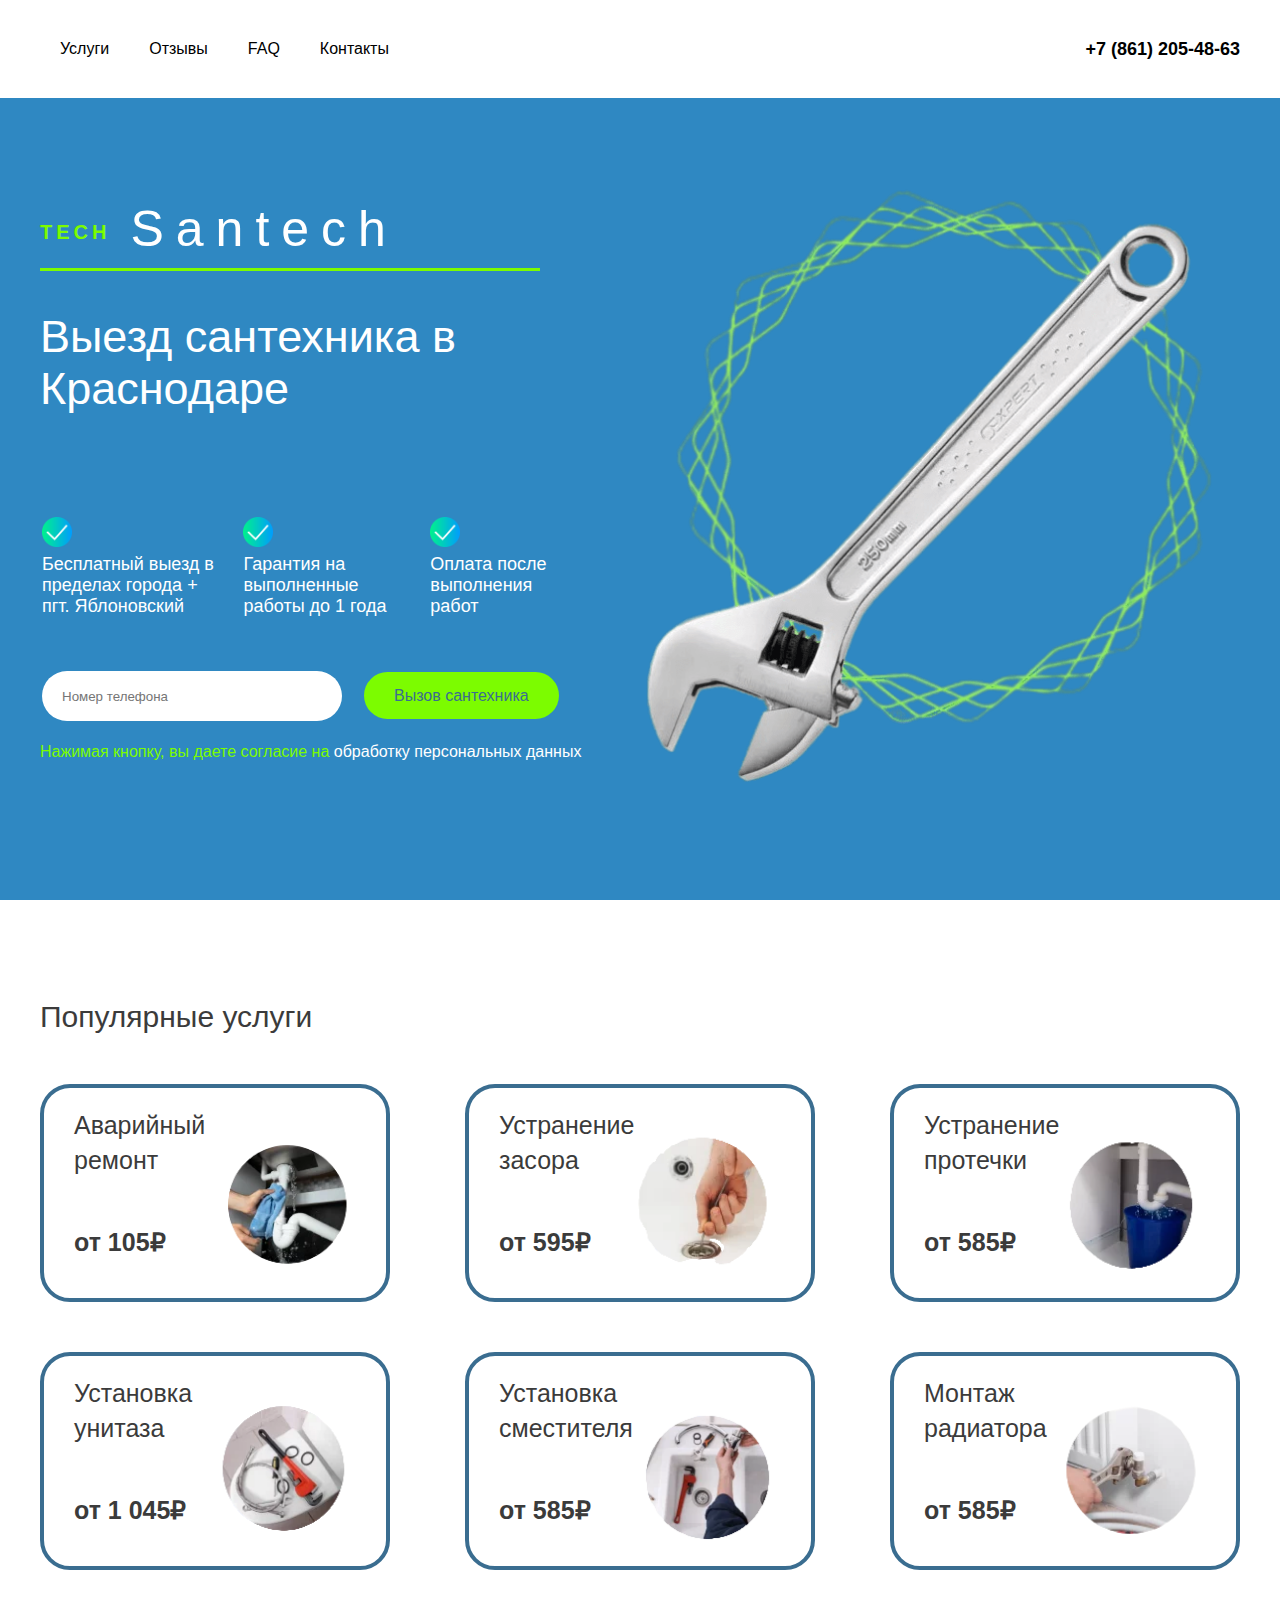
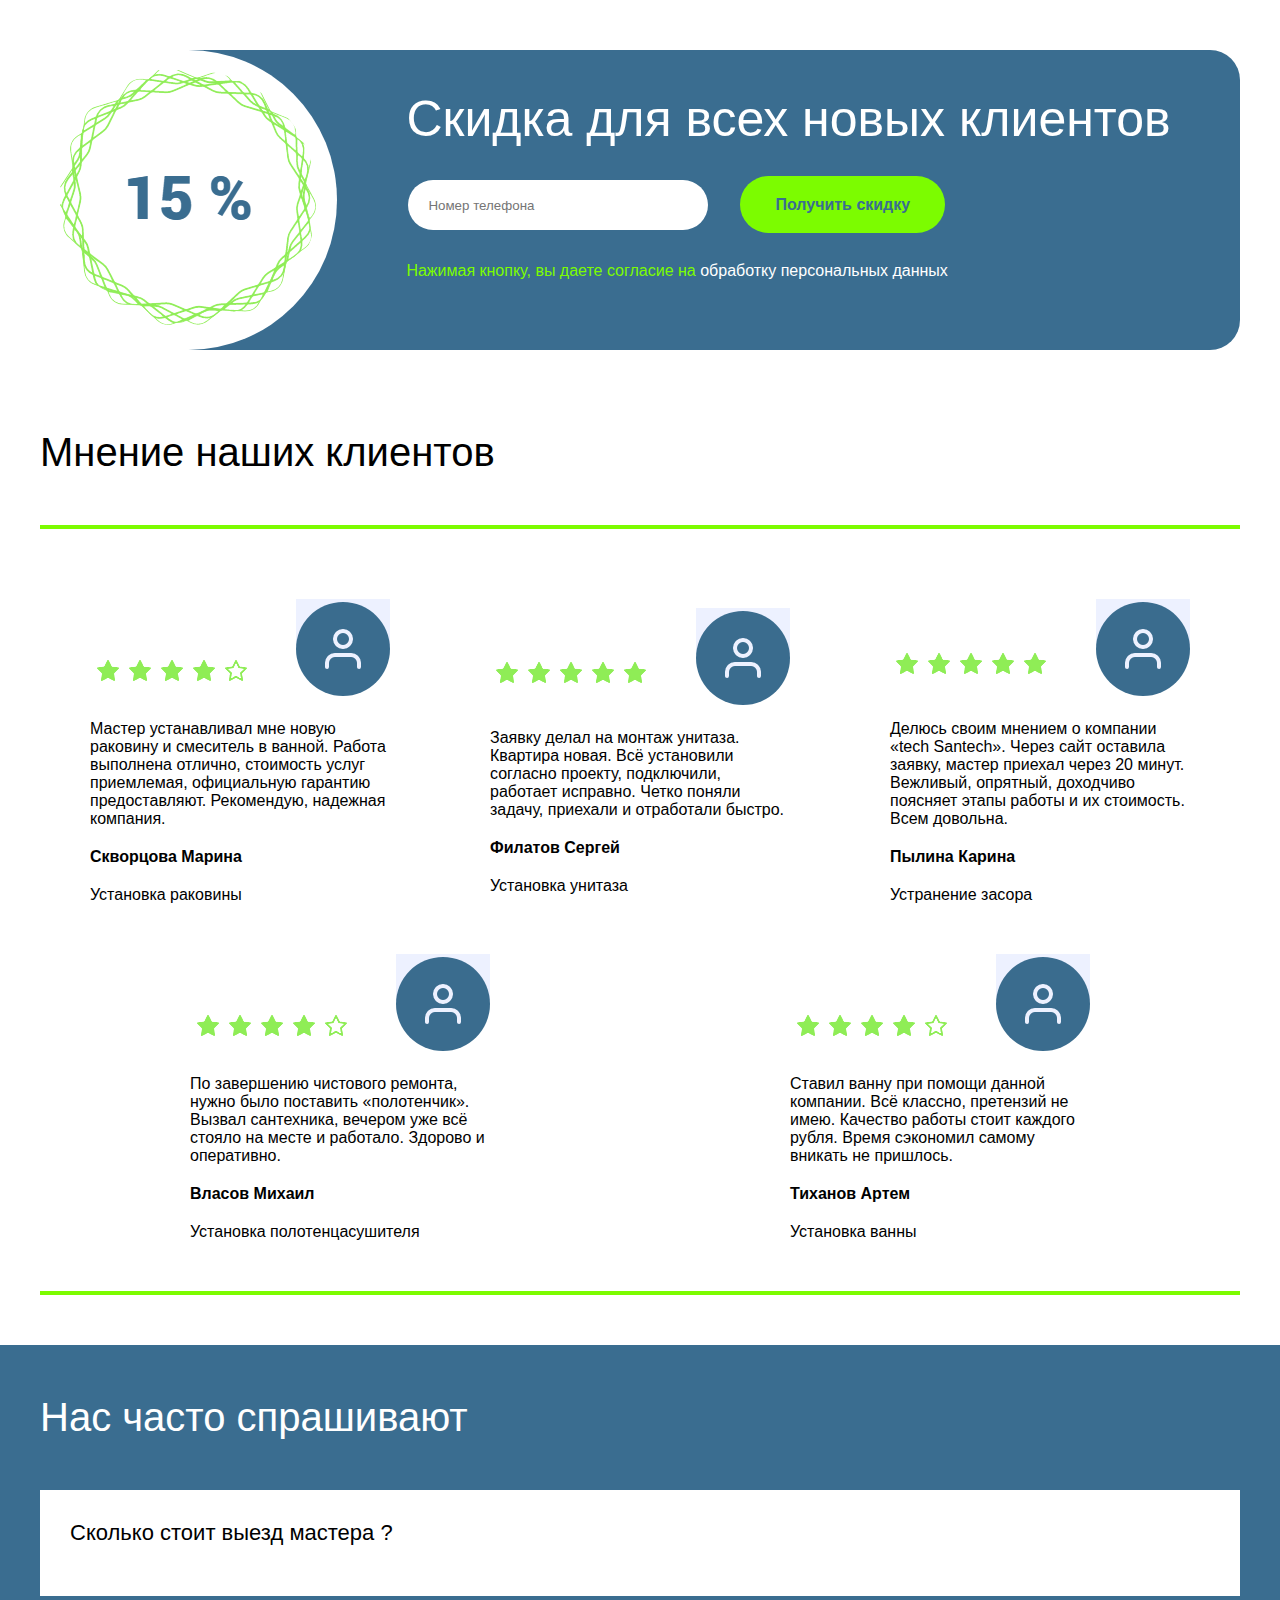
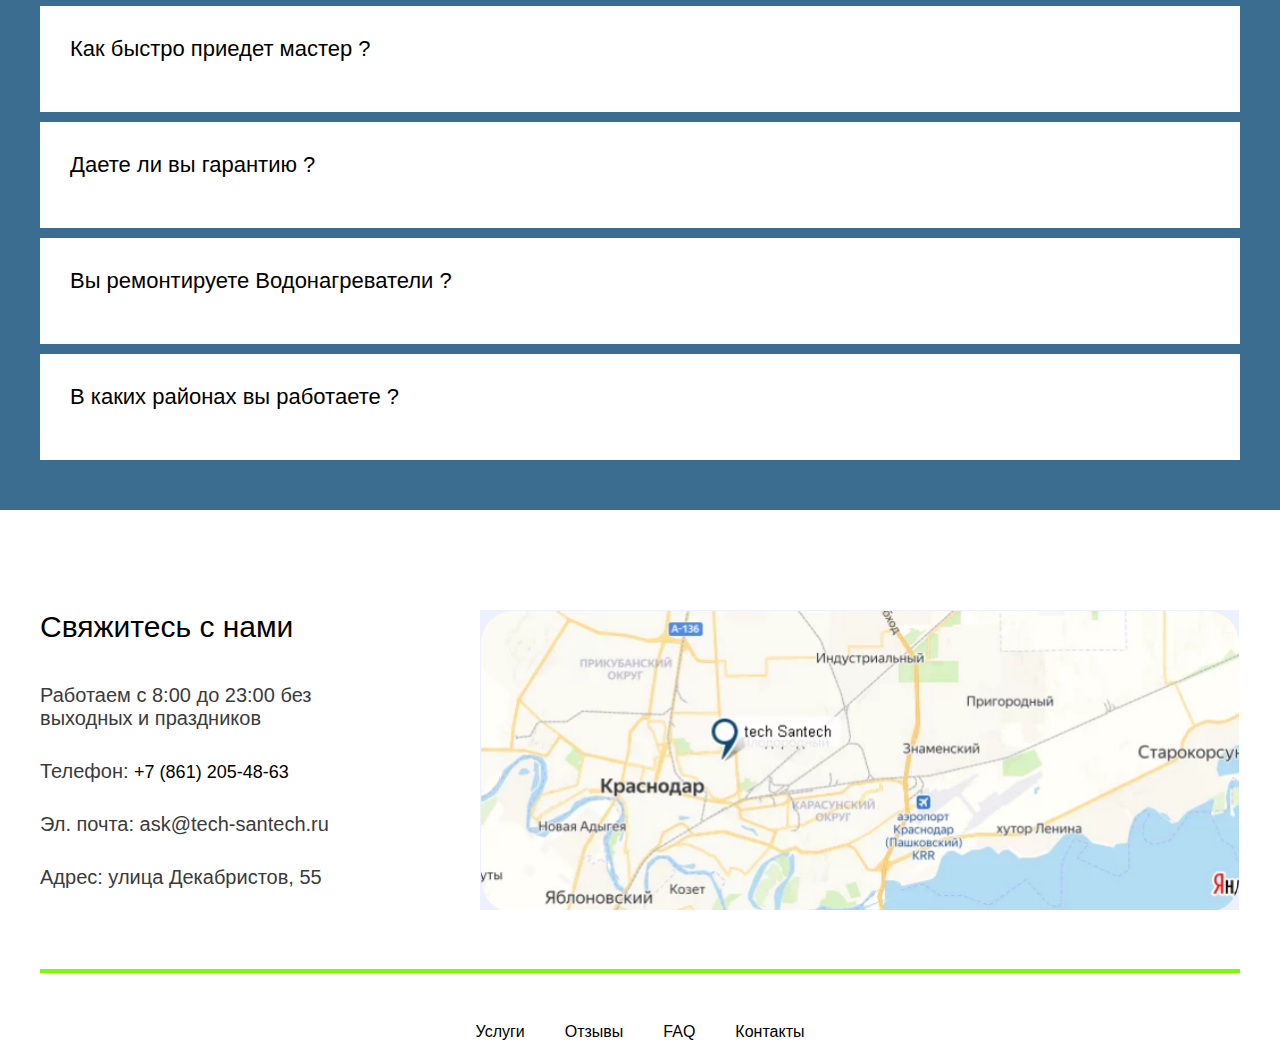
<file: index.html>
<!DOCTYPE html>
<html>
    <head id="head">
        <meta charset="utf-8">
        <link rel="icon" href="img/icon.png">
        <link id="link" rel="stylesheet" href="style_index.css">
        <link id="Mobile_link" rel="stylesheet" href="style_index_Mobile.css">
        <link id="super_Mobile_link" rel="stylesheet" href="style_index_super_Mobile.css"> 
        <title>Tech Santech</title>
    </head>
    <body>
        <div class="header">
            <div class="container">
                <div class="menu">
                    <div class="nav_menu">
                        <a class="a" href="#amenities">Услуги</a>
                        <a class="a" href="#comment">Отзывы</a>
                        <a class="a" href="#questions">FAQ</a>
                        <a class="a" href="#contacts">Контакты</a>
                    </div>
                    <a class="a1" href="tel:+78612054863">+7 (861) 205-48-63</a> 
                </div>
            </div>
        </div>
        <div class="header_bottom">
            <div class="container">
                <div class="services">
                    <div class="left">
                        <p class="big_Santech"><span class="small_tech">TECH</span>Santech</p>
                        <hr class="hr">
                        <p class="big">Выезд сантехника в<br>
                        Краснодаре</p>
                        <table class="table">
                            <tr>
                                <td><img class="img" src="img/check _mark.png"></td>
                                <td><img class="img" src="img/check _mark.png"></td>
                                <td><img class="img" src="img/check _mark.png"></td>
                            </tr>
                            <tr>
                                <td>Бесплатный выезд в
                                пределах города +
                                пгт. Яблоновский</td>
                                <td>Гарантия на
                                выполненные
                                работы до 1 года</td>
                                <td>Оплата после
                                выполнения
                                работ</td>
                            </tr>
                        </table>
                        <table class="table1">
                            <tr>
                                <td><input class="t_input" name="t1" type="text" maxlength="12" minlength="12"  placeholder="Номер телефона"></td>
                                <td><p><a class="input_a" href="">Вызов сантехника</a></p></td>
                            </tr>
                        </table>
                        <p class="lawngreen">Нажимая кнопку, вы даете согласие на <a class="a" href="index2.html" target="_blank">обработку персональных данных</a></p>
                    </div>
                    <div class="right">
                        <img class="img" src="img/wrench-transformed.png">
                    </div>
                </div>
            </div>
        </div>
        <a name="amenities"></a>
        <div class="center">
            <div class="container">
                <div class="amenities">
                    <p class="p">Популярные услуги</p>
                    <div class="table">
                        <a class="modal" href="#">
                            <div class="tr">
                                <p class="p">Аварийный ремонт</p>
                                <img class="img" src="img/img_1.png">
                                <p class="p1">от 105₽</p>
                            </div>
                        </a>
                        <a class="modal" href="#">
                            <div class="tr">
                                <p class="p">Устранение засора</p>
                                <img class="img" src="img/img_2.png">
                                <p class="p1">от 595₽</p>
                            </div>
                        </a>
                        <a class="modal" href="#">
                            <div class="tr">
                                <p class="p">Устранение протечки</p>
                                <img class="img" src="img/img_3.png">
                                <p class="p1">от 585₽</p>
                            </div>
                        </a>
                    </div>
                    <div class="table1">
                        <a class="modal" href="#">
                            <div class="tr">
                                <p class="p">Установка унитаза</p>
                                <img class="img" src="img/img_4.png">
                                <p class="p1">от 1 045₽</p>
                            </div>
                        </a>
                        <a class="modal" href="#">
                            <div class="tr">
                                <p class="p">Установка сместителя</p>
                                <img class="img" src="img/img_5.png">
                                <p class="p1">от 585₽</p>
                            </div>
                        </a>
                        <a class="modal" href="#">
                            <div class="tr">
                                <p class="p">Монтаж радиатора</p>
                                <img class="img" src="img/img_6.png">
                                <p class="p1">от 585₽</p>
                            </div>
                        </a>
                    </div>
                </div>
                <div class="discount">
                    <div class="dark_blue">
                        <div class="left">
                            <img class="img" src="img/circle.png">
                        </div>
                        <div class="right">
                            <p class="big_words">Скидка для всех новых клиентов</p>
                            <table class="table">
                                <tr>
                                    <td><input class="t_input" name="t1" type="text" maxlength="12" minlength="12"  placeholder="Номер телефона"></td>
                                    <td><p><a class="input_a" href="">Получить скидку</a></p></td>        
                                </tr>
                            </table>
                            <p class="lawngreen">Нажимая кнопку, вы даете согласие на <a class="a" href="index2.html" target="_blank">обработку персональных данных</a></p>
                        </div>
                    </div>
                    <div class="comment">
                        <p class="p">Мнение наших клиентов</p>
                        <a name="comment"></a>
                        <hr class="hr">
                        <table class="table">
                            <tr class="tr1">
                                <td>
                                    <div class="comment_number">
                                        <p class="star"><img class="img_star" src="img/star_4.png"></p>
                                        <p class="profile_icon"><img class="img_profile_icon" src="img/profile_icon.png"></p>
                                    </div>
                                    <p class="text">
                                        Мастер устанавливал мне новую 
                                        раковину и смеситель в ванной. Работа 
                                        выполнена отлично, стоимость услуг 
                                        приемлемая, официальную гарантию 
                                        предоставляют. Рекомендую, надежная 
                                        компания.
                                    </p>
                                    <p class="name_profile">
                                        Скворцова Марина
                                    </p>
                                    <p class="action">
                                        Установка раковины
                                    </p>
                                </td>
                                <td>
                                    <div class="comment_number">
                                        <p class="star"><img class="img_star" src="img/star_5.png"></p>
                                        <p class="profile_icon"><img class="img_profile_icon" src="img/profile_icon.png"></p>
                                    </div>
                                    <p class="text">
                                        Заявку делал на монтаж унитаза.
                                        Квартира новая. Всё установили
                                        согласно проекту, подключили,
                                        работает исправно. Четко поняли
                                        задачу, приехали и отработали быстро.
                                    </p>
                                    <p class="name_profile">
                                        Филатов Сергей
                                    </p>
                                    <p class="action">
                                        Установка унитаза
                                    </p>
                                </td>
                                <td>
                                    <div class="comment_number">
                                        <p class="star"><img class="img_star" src="img/star_5.png"></p>
                                        <p class="profile_icon"><img class="img_profile_icon" src="img/profile_icon.png"></p>
                                    </div>
                                    <p class="text">
                                        Делюсь своим мнением о компании
                                        «tech Santech». Через сайт оставила
                                        заявку, мастер приехал через 20
                                        минут. Вежливый, опрятный,
                                        доходчиво поясняет этапы работы и
                                        их стоимость. Всем довольна.
                                    </p>
                                    <p class="name_profile">
                                        Пылина Карина
                                    </p>
                                    <p class="action">
                                        Устранение засора
                                    </p>
                                </td>
                            </tr>
                            <tr class="tr1">
                                <td>
                                    <div class="comment_number">
                                        <p class="star"><img class="img_star" src="img/star_4.png"></p>
                                        <p class="profile_icon"><img class="img_profile_icon" src="img/profile_icon.png"></p>
                                    </div>
                                    <p class="text">
                                        По завершению чистового ремонта,
                                        нужно было поставить «полотенчик».
                                        Вызвал сантехника, вечером уже всё
                                        стояло на месте и работало. Здорово и
                                        оперативно.
                                    </p>
                                    <p class="name_profile">
                                        Власов Михаил
                                    </p>
                                    <p class="action">
                                        Установка полотенцасушителя
                                    </p>
                                </td>
                                <td>
                                    <div class="comment_number">
                                        <p class="star"><img class="img_star" src="img/star_4.png"></p>
                                        <p class="profile_icon"><img class="img_profile_icon" src="img/profile_icon.png"></p>
                                    </div>
                                    <p class="text">
                                        Ставил ванну при помощи данной
                                        компании. Всё классно, претензий не
                                        имею. Качество работы стоит каждого
                                        рубля. Время сэкономил самому
                                        вникать не пришлось.
                                    </p>
                                    <p class="name_profile">
                                        Тиханов Артем
                                    </p>
                                    <p class="action">
                                        Установка ванны
                                    </p>
                                </td>
                            </tr>
                        </table>
                        <hr class="hr">
                    </div>
                </div>
            </div>
        </div>
        <div class="bottom">
            <a name="questions"></a>
            <div class="dark_blue">
                <div class="container">
                    <p class="p2">Нас часто спрашивают</p>
                    <div class="container_padding">
                        <details class="details">
                            <summary class="p">Сколько стоит выезд мастера ?</summary>
                            <div class="questions_1">
                                <p class="p1">В пределах города - 0 ₽</p>
                                <p class="p1">В поселок Яблоновский - 0 ₽</p>
                            </div>
                        </details>    
                    </div>
                    <div class="container_padding">
                        <details>
                            <summary class="p">Как быстро приедет мастер ?</summary>
                            <div class= "questions_1">
                                <p class="p1">Мастер прибудет через 25 минут после соглосование заявки или в удобное для Вас время</p>
                            </div>
                        </details>
                    </div>
                    <div class="container_padding">
                        <details>
                            <summary class="p">Даете ли вы гарантию ?</summary>
                            <div class="questions_1">
                                <p class="p1">На выполняемые работы - от 1 мес. до 1 года. На устранение «засоров» гарантий не предоставляется!</p>
                            </div>
                        </details>
                    </div>
                    <div class="container_padding">
                        <details>
                            <summary class="p">Вы ремонтируете Водонагреватели ?</summary>
                            <div class="questions_1">
                                <p class="p1">Не ремонтируем, только осуществляем замену и установку</p>
                            </div>
                        </details>
                    </div>
                    <div class="container_padding">
                        <details>
                            <summary class="p">В каких районах вы работаете ?</summary>
                            <div class="questions_1">
                                <p class="p1">Мы работаем по всему Краснодару + пгт. Яблоновский</p>
                            </div>
                        </details>
                    </div>
                </div>
            </div>
            <div class="container">
                <div class="contacts">
                    <a name="contacts"></a>
                    <div class="link">
                        <p class="p">Свяжитесь с нами</p>
                        <p class="p1">Работаем с 8:00 до 23:00 без выходных и праздников</p>
                        <p class="p2">Телефон: <a class="a" href="tel:+78612054863">+7 (861) 205-48-63</a></p>
                        <p class="p2">Эл. почта: ask@tech-santech.ru</p>
                        <p class="p2">Адрес: улица Декабристов, 55</p>
                    </div>
                    <div class="map">
                        <img class="img" src="img/map.png">
                    </div>
                </div>
                <hr class="hr">
            </div>
        </div>
        <div class="footer">
            <div class="menu">
                <a class="a" href="#amenities">Услуги</a>
                <a class="a" href="#comment">Отзывы</a>
                <a class="a" href="#questions">FAQ</a>
                <a class="a" href="#contacts">Контакты</a>
            </div>
        </div>
        <script src="JavaScript_scripts/Modal_Window_script.js"></script>
        <script src="JavaScript_scripts/Adaptive_Window.js"></script>
    </body>
</html>
</file>
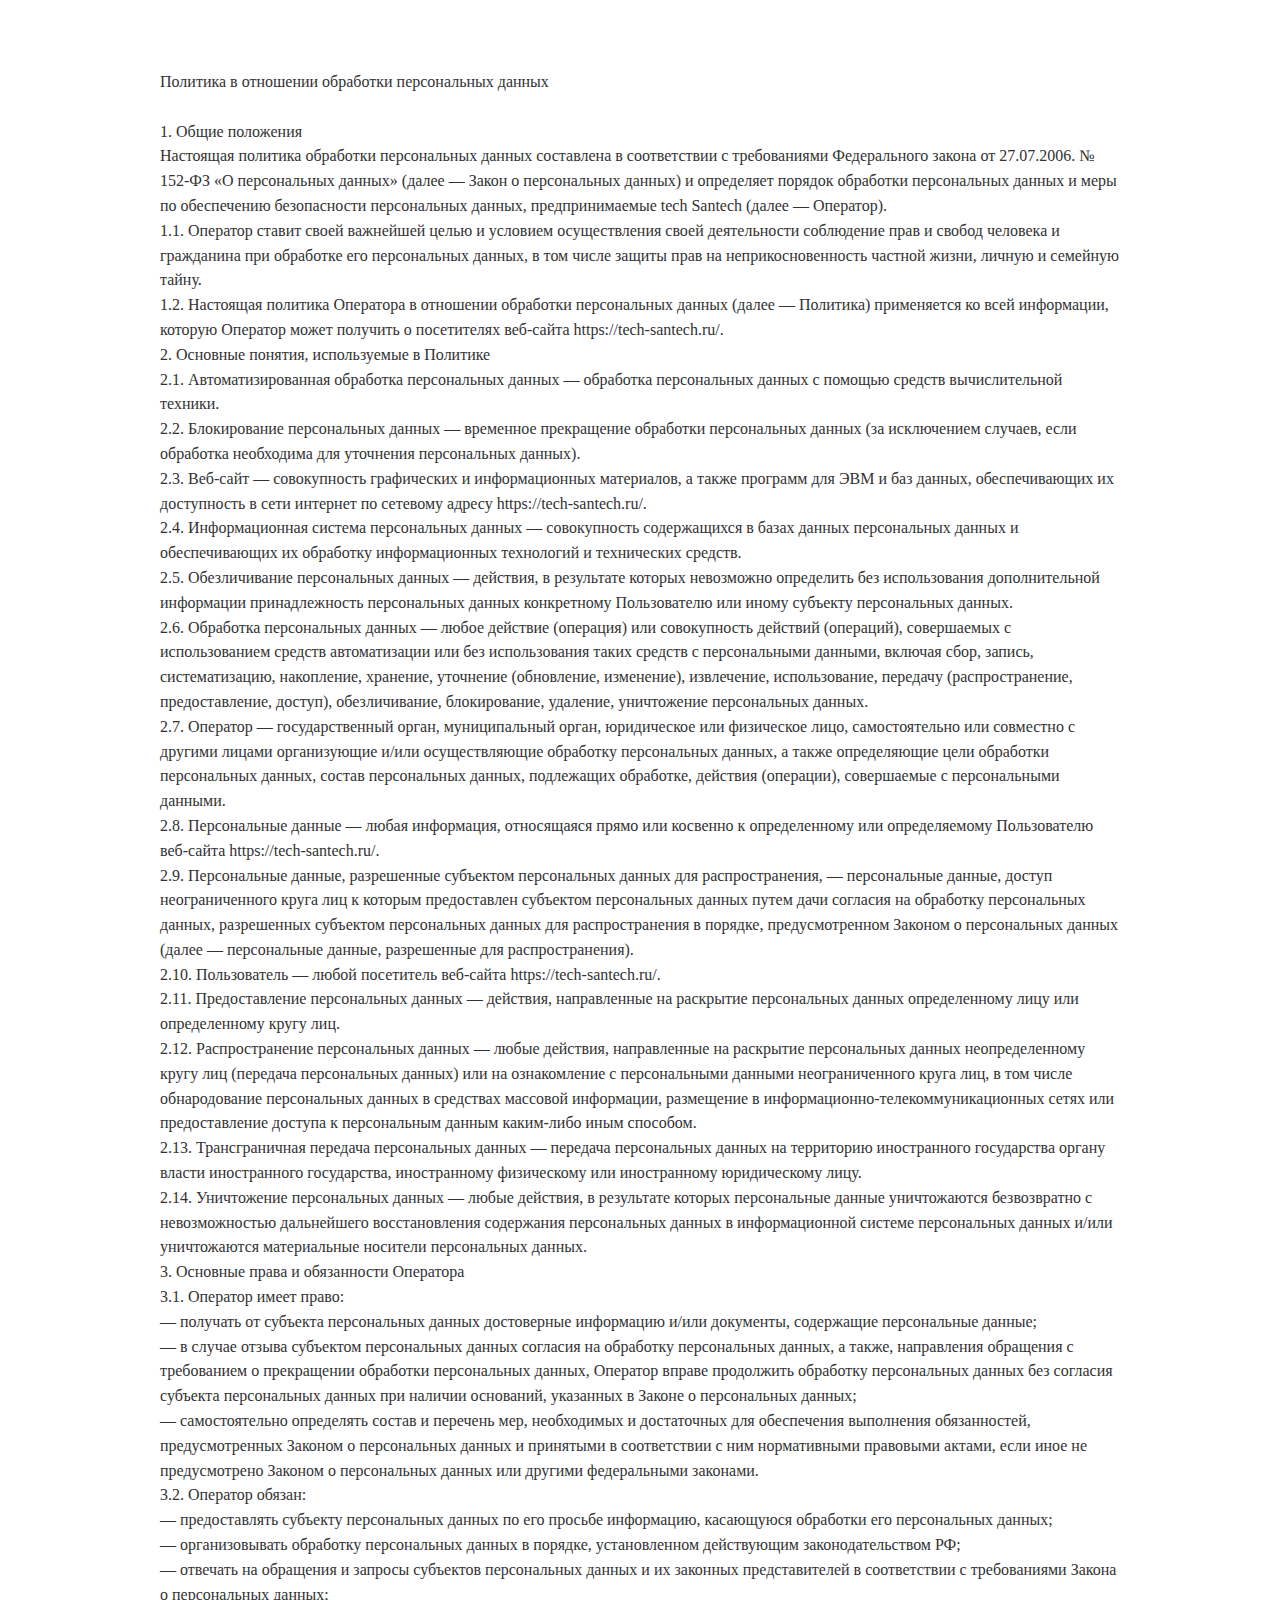
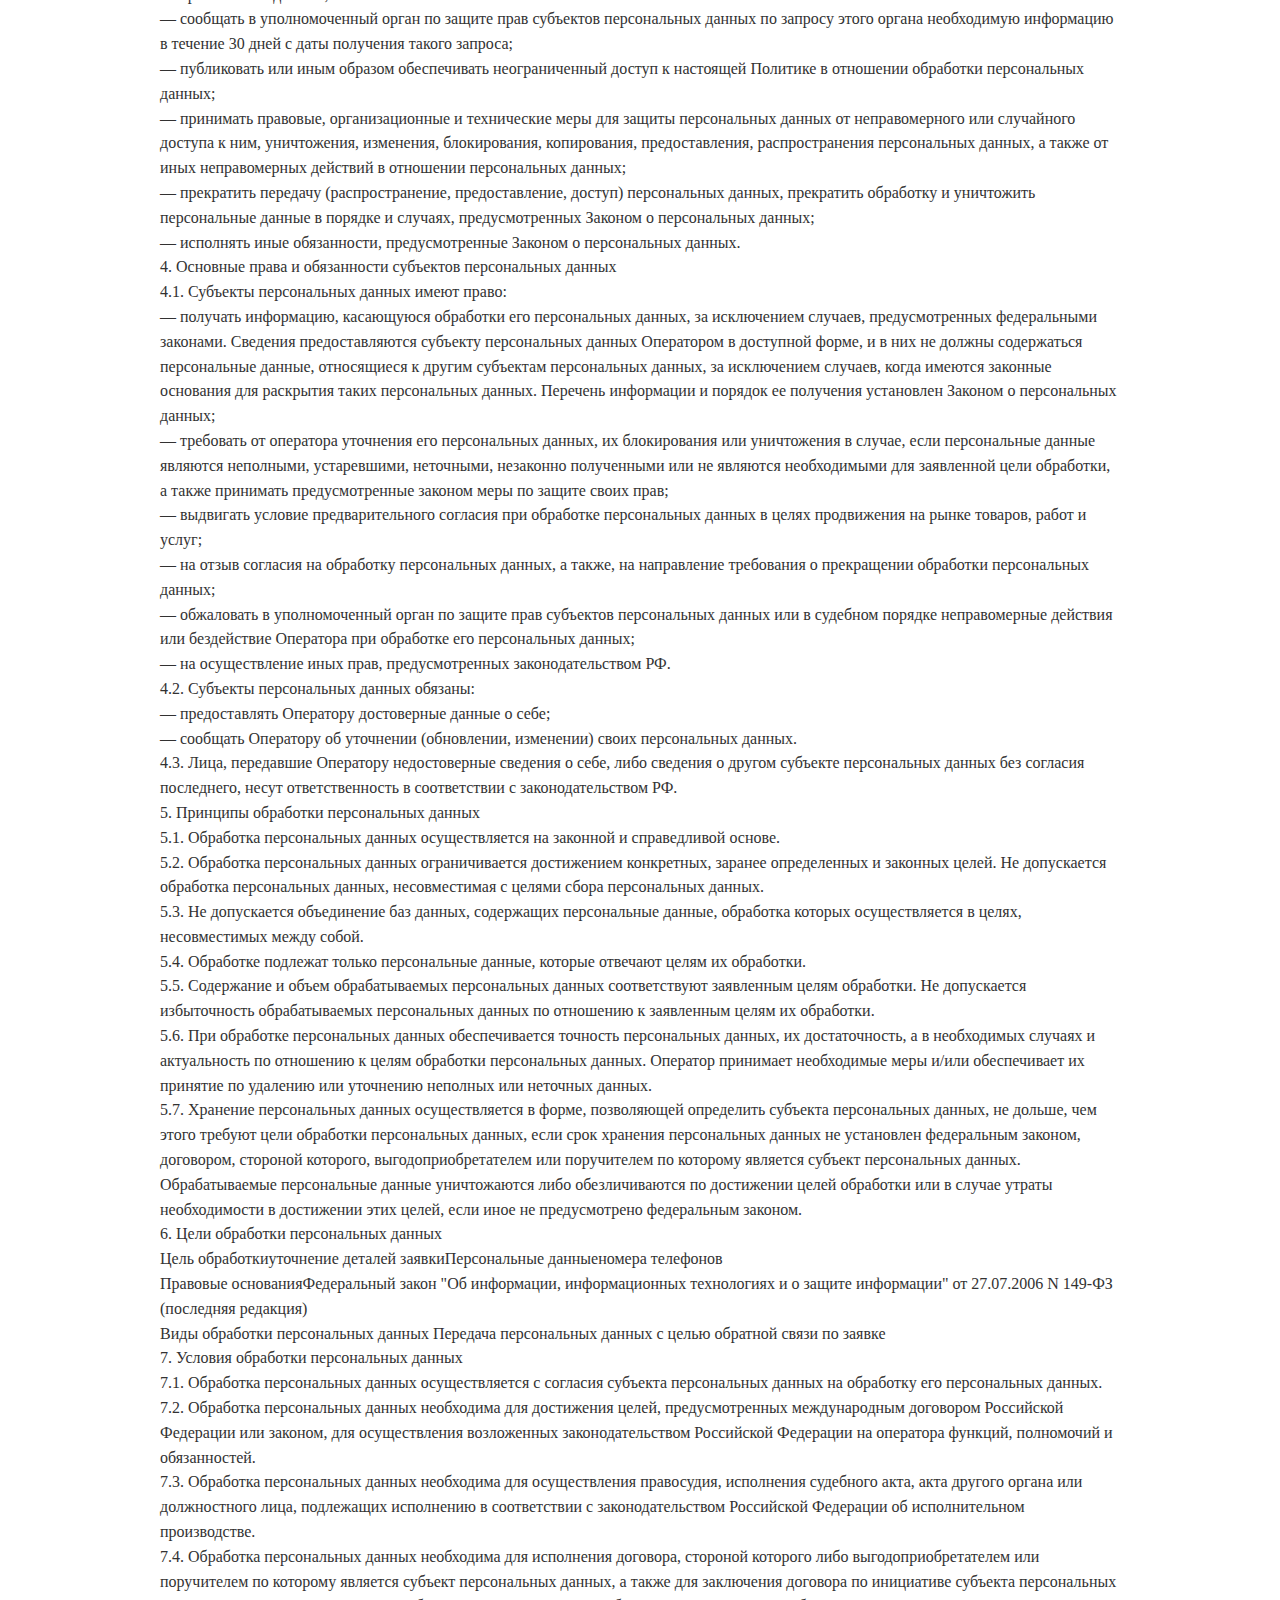
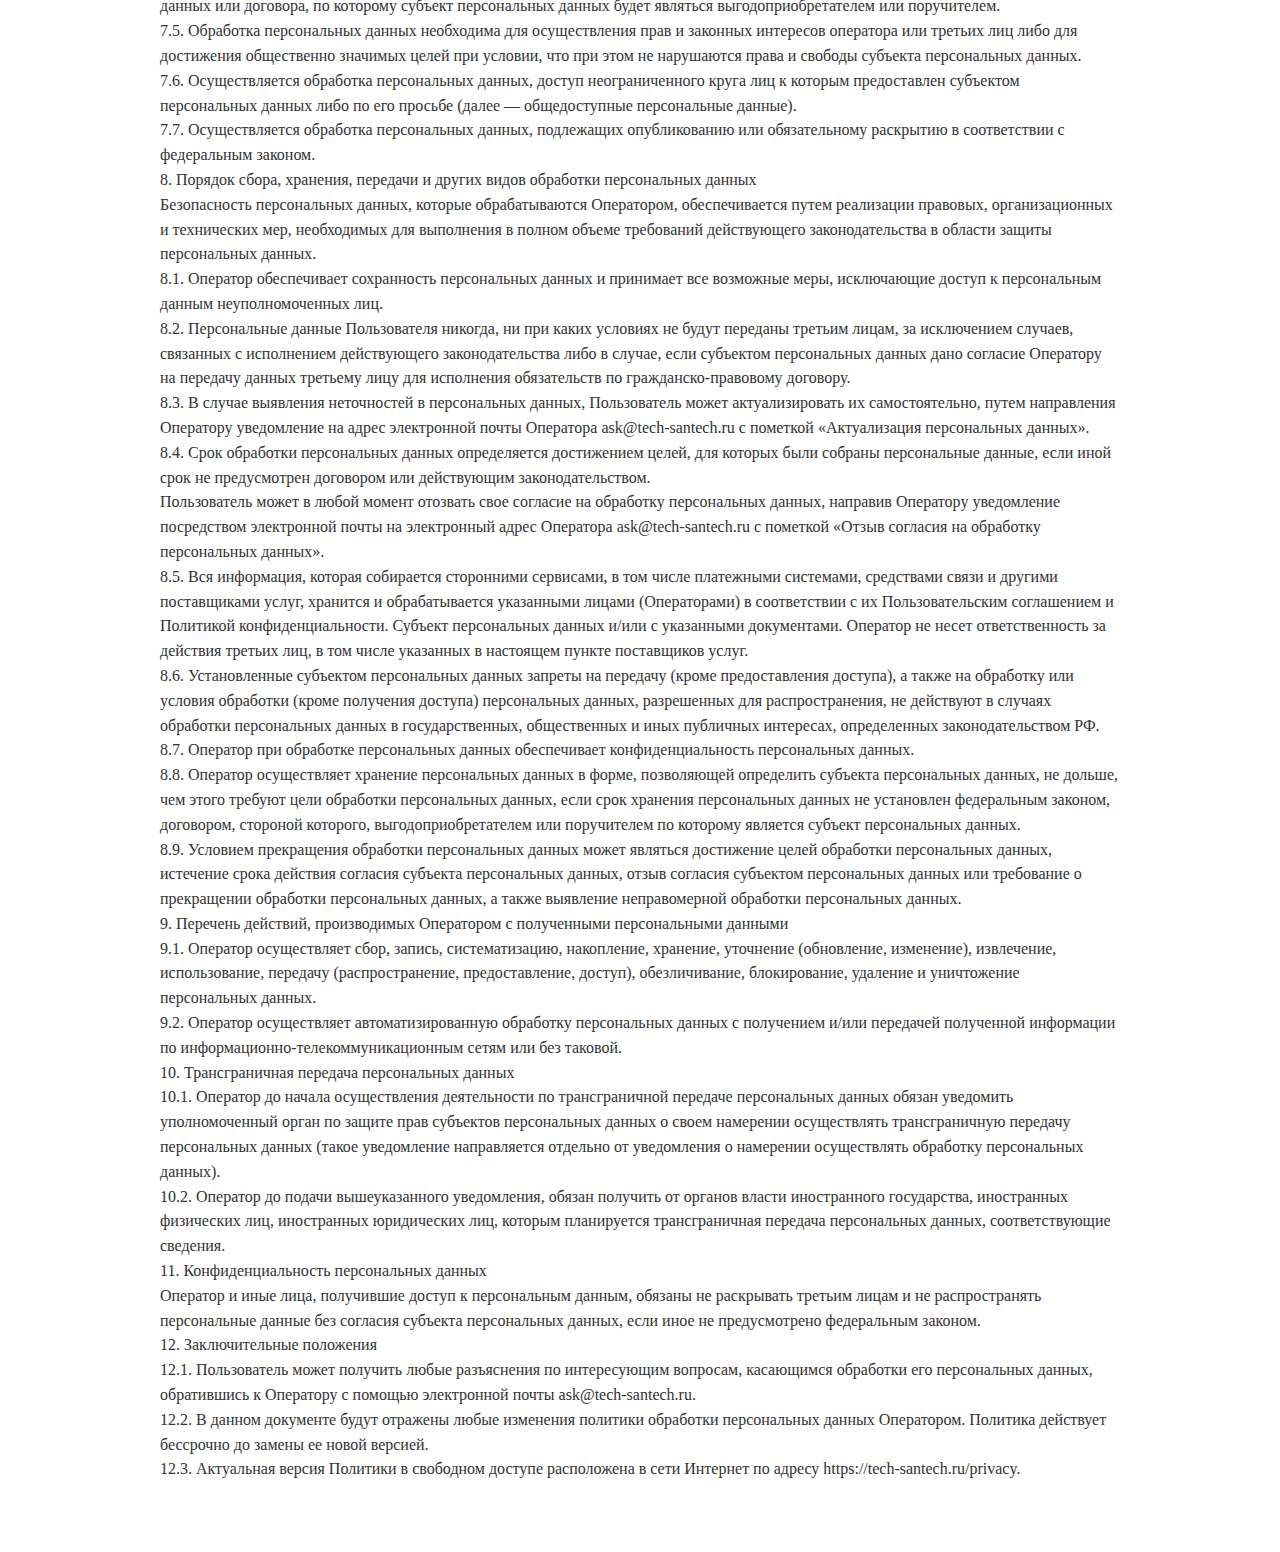
<file: index2.html>
<!DOCTYPE html>
<html>
    <head>
        <meta charset="utf-8">
        <link rel="icon" href="img/icon.png">
        <link rel="stylesheet" href="style_index2.css">
        <title>Tech Santech</title>
    </head>
    <body>
        <div class="container">
            Политика в отношении обработки персональных данных<br>
            <br>
            1. Общие положения<br>
            Настоящая политика обработки персональных данных составлена в соответствии с требованиями Федерального закона от 27.07.2006. № 152-ФЗ «О персональных данных» (далее — Закон о персональных данных) и определяет порядок обработки персональных данных и меры по обеспечению безопасности персональных данных, предпринимаемые tech Santech (далее — Оператор).<br>
            1.1. Оператор ставит своей важнейшей целью и условием осуществления своей деятельности соблюдение прав и свобод человека и гражданина при обработке его персональных данных, в том числе защиты прав на неприкосновенность частной жизни, личную и семейную тайну.<br>
            1.2. Настоящая политика Оператора в отношении обработки персональных данных (далее — Политика) применяется ко всей информации, которую Оператор может получить о посетителях веб-сайта https://tech-santech.ru/.<br>
            2. Основные понятия, используемые в Политике<br>
            2.1. Автоматизированная обработка персональных данных — обработка персональных данных с помощью средств вычислительной техники.<br>
            2.2. Блокирование персональных данных — временное прекращение обработки персональных данных (за исключением случаев, если обработка необходима для уточнения персональных данных).<br>
            2.3. Веб-сайт — совокупность графических и информационных материалов, а также программ для ЭВМ и баз данных, обеспечивающих их доступность в сети интернет по сетевому адресу https://tech-santech.ru/.<br>
            2.4. Информационная система персональных данных — совокупность содержащихся в базах данных персональных данных и обеспечивающих их обработку информационных технологий и технических средств.<br>
            2.5. Обезличивание персональных данных — действия, в результате которых невозможно определить без использования дополнительной информации принадлежность персональных данных конкретному Пользователю или иному субъекту персональных данных.<br>
            2.6. Обработка персональных данных — любое действие (операция) или совокупность действий (операций), совершаемых с использованием средств автоматизации или без использования таких средств с персональными данными, включая сбор, запись, систематизацию, накопление, хранение, уточнение (обновление, изменение), извлечение, использование, передачу (распространение, предоставление, доступ), обезличивание, блокирование, удаление, уничтожение персональных данных.<br>
            2.7. Оператор — государственный орган, муниципальный орган, юридическое или физическое лицо, самостоятельно или совместно с другими лицами организующие и/или осуществляющие обработку персональных данных, а также определяющие цели обработки персональных данных, состав персональных данных, подлежащих обработке, действия (операции), совершаемые с персональными данными.<br>
            2.8. Персональные данные — любая информация, относящаяся прямо или косвенно к определенному или определяемому Пользователю веб-сайта https://tech-santech.ru/.<br>
            2.9. Персональные данные, разрешенные субъектом персональных данных для распространения, — персональные данные, доступ неограниченного круга лиц к которым предоставлен субъектом персональных данных путем дачи согласия на обработку персональных данных, разрешенных субъектом персональных данных для распространения в порядке, предусмотренном Законом о персональных данных (далее — персональные данные, разрешенные для распространения).<br>
            2.10. Пользователь — любой посетитель веб-сайта https://tech-santech.ru/.<br>
            2.11. Предоставление персональных данных — действия, направленные на раскрытие персональных данных определенному лицу или определенному кругу лиц.<br>
            2.12. Распространение персональных данных — любые действия, направленные на раскрытие персональных данных неопределенному кругу лиц (передача персональных данных) или на ознакомление с персональными данными неограниченного круга лиц, в том числе обнародование персональных данных в средствах массовой информации, размещение в информационно-телекоммуникационных сетях или предоставление доступа к персональным данным каким-либо иным способом.<br>
            2.13. Трансграничная передача персональных данных — передача персональных данных на территорию иностранного государства органу власти иностранного государства, иностранному физическому или иностранному юридическому лицу.<br>
            2.14. Уничтожение персональных данных — любые действия, в результате которых персональные данные уничтожаются безвозвратно с невозможностью дальнейшего восстановления содержания персональных данных в информационной системе персональных данных и/или уничтожаются материальные носители персональных данных.<br>
            3. Основные права и обязанности Оператора<br>
            3.1. Оператор имеет право:<br>
            — получать от субъекта персональных данных достоверные информацию и/или документы, содержащие персональные данные;<br>
            — в случае отзыва субъектом персональных данных согласия на обработку персональных данных, а также, направления обращения с требованием о прекращении обработки персональных данных, Оператор вправе продолжить обработку персональных данных без согласия субъекта персональных данных при наличии оснований, указанных в Законе о персональных данных;<br>
            — самостоятельно определять состав и перечень мер, необходимых и достаточных для обеспечения выполнения обязанностей, предусмотренных Законом о персональных данных и принятыми в соответствии с ним нормативными правовыми актами, если иное не предусмотрено Законом о персональных данных или другими федеральными законами.<br>
            3.2. Оператор обязан:<br>
            — предоставлять субъекту персональных данных по его просьбе информацию, касающуюся обработки его персональных данных;<br>
            — организовывать обработку персональных данных в порядке, установленном действующим законодательством РФ;<br>
            — отвечать на обращения и запросы субъектов персональных данных и их законных представителей в соответствии с требованиями Закона о персональных данных;<br>
            — сообщать в уполномоченный орган по защите прав субъектов персональных данных по запросу этого органа необходимую информацию в течение 30 дней с даты получения такого запроса;<br>
            — публиковать или иным образом обеспечивать неограниченный доступ к настоящей Политике в отношении обработки персональных данных;<br>
            — принимать правовые, организационные и технические меры для защиты персональных данных от неправомерного или случайного доступа к ним, уничтожения, изменения, блокирования, копирования, предоставления, распространения персональных данных, а также от иных неправомерных действий в отношении персональных данных;<br>
            — прекратить передачу (распространение, предоставление, доступ) персональных данных, прекратить обработку и уничтожить персональные данные в порядке и случаях, предусмотренных Законом о персональных данных;<br>
            — исполнять иные обязанности, предусмотренные Законом о персональных данных.<br>
            4. Основные права и обязанности субъектов персональных данных<br>
            4.1. Субъекты персональных данных имеют право:<br>
            — получать информацию, касающуюся обработки его персональных данных, за исключением случаев, предусмотренных федеральными законами. Сведения предоставляются субъекту персональных данных Оператором в доступной форме, и в них не должны содержаться персональные данные, относящиеся к другим субъектам персональных данных, за исключением случаев, когда имеются законные основания для раскрытия таких персональных данных. Перечень информации и порядок ее получения установлен Законом о персональных данных;<br>
            — требовать от оператора уточнения его персональных данных, их блокирования или уничтожения в случае, если персональные данные являются неполными, устаревшими, неточными, незаконно полученными или не являются необходимыми для заявленной цели обработки, а также принимать предусмотренные законом меры по защите своих прав;<br>
            — выдвигать условие предварительного согласия при обработке персональных данных в целях продвижения на рынке товаров, работ и услуг;<br>
            — на отзыв согласия на обработку персональных данных, а также, на направление требования о прекращении обработки персональных данных;<br>
            — обжаловать в уполномоченный орган по защите прав субъектов персональных данных или в судебном порядке неправомерные действия или бездействие Оператора при обработке его персональных данных;<br>
            — на осуществление иных прав, предусмотренных законодательством РФ.<br>
            4.2. Субъекты персональных данных обязаны:<br>
            — предоставлять Оператору достоверные данные о себе;<br>
            — сообщать Оператору об уточнении (обновлении, изменении) своих персональных данных.<br>
            4.3. Лица, передавшие Оператору недостоверные сведения о себе, либо сведения о другом субъекте персональных данных без согласия последнего, несут ответственность в соответствии с законодательством РФ.<br>
            5. Принципы обработки персональных данных<br>
            5.1. Обработка персональных данных осуществляется на законной и справедливой основе.<br>
            5.2. Обработка персональных данных ограничивается достижением конкретных, заранее определенных и законных целей. Не допускается обработка персональных данных, несовместимая с целями сбора персональных данных.<br>
            5.3. Не допускается объединение баз данных, содержащих персональные данные, обработка которых осуществляется в целях, несовместимых между собой.<br>
            5.4. Обработке подлежат только персональные данные, которые отвечают целям их обработки.<br>
            5.5. Содержание и объем обрабатываемых персональных данных соответствуют заявленным целям обработки. Не допускается избыточность обрабатываемых персональных данных по отношению к заявленным целям их обработки.<br>
            5.6. При обработке персональных данных обеспечивается точность персональных данных, их достаточность, а в необходимых случаях и актуальность по отношению к целям обработки персональных данных. Оператор принимает необходимые меры и/или обеспечивает их принятие по удалению или уточнению неполных или неточных данных.<br>
            5.7. Хранение персональных данных осуществляется в форме, позволяющей определить субъекта персональных данных, не дольше, чем этого требуют цели обработки персональных данных, если срок хранения персональных данных не установлен федеральным законом, договором, стороной которого, выгодоприобретателем или поручителем по которому является субъект персональных данных. Обрабатываемые персональные данные уничтожаются либо обезличиваются по достижении целей обработки или в случае утраты необходимости в достижении этих целей, если иное не предусмотрено федеральным законом.<br>
            6. Цели обработки персональных данных<br>
            Цель обработкиуточнение деталей заявкиПерсональные данныеномера телефонов<br>
            Правовые основанияФедеральный закон "Об информации, информационных технологиях и о защите информации" от 27.07.2006 N 149-ФЗ (последняя редакция)<br>
            Виды обработки персональных данных Передача персональных данных с целью обратной связи по заявке<br>
            7. Условия обработки персональных данных<br>
            7.1. Обработка персональных данных осуществляется с согласия субъекта персональных данных на обработку его персональных данных.<br>
            7.2. Обработка персональных данных необходима для достижения целей, предусмотренных международным договором Российской Федерации или законом, для осуществления возложенных законодательством Российской Федерации на оператора функций, полномочий и обязанностей.<br>
            7.3. Обработка персональных данных необходима для осуществления правосудия, исполнения судебного акта, акта другого органа или должностного лица, подлежащих исполнению в соответствии с законодательством Российской Федерации об исполнительном производстве.<br>
            7.4. Обработка персональных данных необходима для исполнения договора, стороной которого либо выгодоприобретателем или поручителем по которому является субъект персональных данных, а также для заключения договора по инициативе субъекта персональных данных или договора, по которому субъект персональных данных будет являться выгодоприобретателем или поручителем.<br>
            7.5. Обработка персональных данных необходима для осуществления прав и законных интересов оператора или третьих лиц либо для достижения общественно значимых целей при условии, что при этом не нарушаются права и свободы субъекта персональных данных.<br>
            7.6. Осуществляется обработка персональных данных, доступ неограниченного круга лиц к которым предоставлен субъектом персональных данных либо по его просьбе (далее — общедоступные персональные данные).<br>
            7.7. Осуществляется обработка персональных данных, подлежащих опубликованию или обязательному раскрытию в соответствии с федеральным законом.<br>
            8. Порядок сбора, хранения, передачи и других видов обработки персональных данных<br>
            Безопасность персональных данных, которые обрабатываются Оператором, обеспечивается путем реализации правовых, организационных и технических мер, необходимых для выполнения в полном объеме требований действующего законодательства в области защиты персональных данных.<br>
            8.1. Оператор обеспечивает сохранность персональных данных и принимает все возможные меры, исключающие доступ к персональным данным неуполномоченных лиц.<br>
            8.2. Персональные данные Пользователя никогда, ни при каких условиях не будут переданы третьим лицам, за исключением случаев, связанных с исполнением действующего законодательства либо в случае, если субъектом персональных данных дано согласие Оператору на передачу данных третьему лицу для исполнения обязательств по гражданско-правовому договору.<br>
            8.3. В случае выявления неточностей в персональных данных, Пользователь может актуализировать их самостоятельно, путем направления Оператору уведомление на адрес электронной почты Оператора ask@tech-santech.ru с пометкой «Актуализация персональных данных».<br>
            8.4. Срок обработки персональных данных определяется достижением целей, для которых были собраны персональные данные, если иной срок не предусмотрен договором или действующим законодательством.<br>
            Пользователь может в любой момент отозвать свое согласие на обработку персональных данных, направив Оператору уведомление посредством электронной почты на электронный адрес Оператора ask@tech-santech.ru с пометкой «Отзыв согласия на обработку персональных данных».<br>
            8.5. Вся информация, которая собирается сторонними сервисами, в том числе платежными системами, средствами связи и другими поставщиками услуг, хранится и обрабатывается указанными лицами (Операторами) в соответствии с их Пользовательским соглашением и Политикой конфиденциальности. Субъект персональных данных и/или с указанными документами. Оператор не несет ответственность за действия третьих лиц, в том числе указанных в настоящем пункте поставщиков услуг.<br>
            8.6. Установленные субъектом персональных данных запреты на передачу (кроме предоставления доступа), а также на обработку или условия обработки (кроме получения доступа) персональных данных, разрешенных для распространения, не действуют в случаях обработки персональных данных в государственных, общественных и иных публичных интересах, определенных законодательством РФ.<br>
            8.7. Оператор при обработке персональных данных обеспечивает конфиденциальность персональных данных.<br>
            8.8. Оператор осуществляет хранение персональных данных в форме, позволяющей определить субъекта персональных данных, не дольше, чем этого требуют цели обработки персональных данных, если срок хранения персональных данных не установлен федеральным законом, договором, стороной которого, выгодоприобретателем или поручителем по которому является субъект персональных данных.<br>
            8.9. Условием прекращения обработки персональных данных может являться достижение целей обработки персональных данных, истечение срока действия согласия субъекта персональных данных, отзыв согласия субъектом персональных данных или требование о прекращении обработки персональных данных, а также выявление неправомерной обработки персональных данных.<br>
            9. Перечень действий, производимых Оператором с полученными персональными данными<br>
            9.1. Оператор осуществляет сбор, запись, систематизацию, накопление, хранение, уточнение (обновление, изменение), извлечение, использование, передачу (распространение, предоставление, доступ), обезличивание, блокирование, удаление и уничтожение персональных данных.<br>
            9.2. Оператор осуществляет автоматизированную обработку персональных данных с получением и/или передачей полученной информации по информационно-телекоммуникационным сетям или без таковой.<br>
            10. Трансграничная передача персональных данных<br>
            10.1. Оператор до начала осуществления деятельности по трансграничной передаче персональных данных обязан уведомить уполномоченный орган по защите прав субъектов персональных данных о своем намерении осуществлять трансграничную передачу персональных данных (такое уведомление направляется отдельно от уведомления о намерении осуществлять обработку персональных данных).<br>
            10.2. Оператор до подачи вышеуказанного уведомления, обязан получить от органов власти иностранного государства, иностранных физических лиц, иностранных юридических лиц, которым планируется трансграничная передача персональных данных, соответствующие сведения.<br>
            11. Конфиденциальность персональных данных<br>
            Оператор и иные лица, получившие доступ к персональным данным, обязаны не раскрывать третьим лицам и не распространять персональные данные без согласия субъекта персональных данных, если иное не предусмотрено федеральным законом.<br>
            12. Заключительные положения<br>
            12.1. Пользователь может получить любые разъяснения по интересующим вопросам, касающимся обработки его персональных данных, обратившись к Оператору с помощью электронной почты ask@tech-santech.ru.<br>
            12.2. В данном документе будут отражены любые изменения политики обработки персональных данных Оператором. Политика действует бессрочно до замены ее новой версией.<br>
            12.3. Актуальная версия Политики в свободном доступе расположена в сети Интернет по адресу https://tech-santech.ru/privacy.
        </div>
        
    </body>
</html>
</file>
<file: style_index.css>
* {
    box-sizing: border-box;
    padding: 0;
    margin: 0;
    background-color: white;
    color: white;
}
body {
    font-family:Arial, Helvetica, sans-serif;
}
.modal_Wrapper {
    width: 100%;
    height: 100%;
    position: fixed;
    left: 0;
    top: 0;
    bottom: 0;
    display: flex;
    justify-content: center;
    align-items: center;
    background-color: rgb( 0, 0, 0, .4);
}
.backdrop {
    width: 100%;
    height: 100%;
    position: absolute;
    left: 0;
    top: 0;
    background-color: black;
    opacity: .5;
    z-index: 9999;
    cursor: pointer;
}
.window_modal {
    width: 600px;
    height: 400px;
    background-color: rgb(58,109,144);
    z-index: 10000;
    padding: 50px;
}
.modal_Wrapper .img {
    position: fixed;
    background-color: rgb( 0, 0, 0, 0);
    width: 50px;
    height: 50px;
    z-index: 10000;
    cursor: pointer;
    right: 0;
    top: 0;
}
.window_modal .text_1 {
    background-color: rgb(58,109,144);
    color: white;
    text-align: center;
    font-weight: 600;
    margin-bottom: 10px;
}
.window_modal .text_2,.window_modal .text_3 {
    background-color: rgb(58,109,144);
    color: white;
    text-align: center;
    font-size: 15px;
    width: 500px;
    margin-left: auto;
    margin-right: auto;
    line-height: 30px;
    margin-bottom: 20px
}
.window_modal .text_3 {
    margin-top: 30px;
    width: 450px;
    color: lawngreen;
    display: block;
}
.window_modal .input {
    margin-bottom: 30px;
    width: 500px;
    height: 65px;
    padding: 20px;
    color: black;
    border: none;
    border-radius: 40px;
}
.window_modal .a {
    background-color: lawngreen;
    padding: 20px 184px;
    border-radius: 30px;
    text-decoration: none;
}
.window_modal .text_3_a {
    background-color: rgb(58,109,144);
    text-decoration: none;
}
.container,.center,.amenities,.discount, .table,.table1{
    max-width: 100%;
}
.header {
    width: 100%;
    position: fixed;
    padding: 20px;
}
.container {
    width: 1200px;
    margin: auto;
}
.menu {
    justify-content: space-between;
}
.menu, .menu .nav_menu {
    display: flex;
    align-items: center;
}
.a {
    color: black;
    text-decoration: none;
    font-size: 16px;
}
.header .nav_menu .a {
    padding: 20px;
}
.header .a1 {
    color: black;
    text-decoration: none;
    font-weight: 900;
    font-size: 18px;
}
.header_bottom {
    background-color: rgb(47,136,194);
    padding-top: 150px;
    height: 900px;
}
.services {
    background-color: rgb(47,136,194);
}
.services .left,.services .right {
    display: inline-block;
    background-color: rgb(47,136,194);
}
.services .left {
    padding-top: 50px;
}
.services .right {
    float: right;
}
.services .right .img {
    width: 600px;
}
.services p,.services table,.services td,.services .img,  .services a{
    background-color: rgb(47,136,194);
}
.services .left .big_Santech {
    font-size: 50px;
    letter-spacing: 12px;
    margin-bottom: 10px;
}
.services .left .small_tech {
    background-color: rgb(47,136,194);
    font-size: 20px;
    letter-spacing: 4px;
    color: lawngreen;
    font-weight: 900;
    vertical-align: middle;
    margin-right: 20px;
}
.services .left .hr {
    width: 500px;
    border: 0;
    height: 3px;
    background-color: lawngreen;
    margin-bottom: 40px;
}
.services .left .big {
    font-size: 45px;
    margin-bottom: 100px;
}
.services .left .table,.services .left {
    width: 550px;
    margin-bottom: 50px;
}
.services .left .table .img {
    width: 30px;
}
.services .left .table td {
    padding-right: 25px;
    font-size: 18px;
}
.services .left .table1 {
    margin-bottom: 20px;
}
.services .left .table1 .t_input {
    width: 300px;
    height: 50px;
    padding: 20px;
    color: black;
    border: none;
    border-radius: 30px;
}
.services .left .table1 .input_a {
    color: rgb(58,109,144);
    background-color: lawngreen;
    padding: 15px 30px;
    border-radius: 30px;
    margin-left: 20px;
    text-decoration: none;
}
.services .left .a {
    color: white;
}
.services .left .lawngreen {
    color: lawngreen;
}
.center {
    margin: 100px 0 50px 0px;
}
.amenities p {
    font-size: 30px;
    color: #3b3b3b;
    margin-bottom: 50px;
}
.amenities .table,.amenities .table1 {
    display: flex;
    justify-content: space-between;
    margin-bottom: 50px;
}
.amenities .table p,.amenities .table1 p {
    font-size: 25px;
    font-weight: 400;
    margin: 0;
}
.amenities .table .p,.amenities .table1 .p {
    width: 100px;
    display: inline-block;
    line-height: 35px;
}
.amenities .table .p1,.amenities .table1 .p1 {
    margin-top: 50px;
    font-weight: 900;
}
.amenities .table img,.amenities .table1 img{
    width: 150px;
    height: 150px;
    float: right;
    margin-top: 20px;
}
.amenities .table a,.amenities .table1 a {
    border: solid 4px rgb(58,109,144);
    border-radius: 30px;
    padding: 20px 30px;
    width: 350px;
}
.discount {
    margin-top: 80px;
}
.discount .dark_blue {
    background-color: rgb(58,109,144);
    display: flex;
    border-radius: 30px;
    width: auto;
}
.discount .dark_blue .left {
    background-color: rgb(58,109,144);
    height: 300px;
}
.discount .dark_blue .left .img {
    border-radius: 0 100% 100% 0;
    padding: 20px;
}
.discount .dark_blue .right {
    width: auto;
    background-color: rgb(58,109,144);
    margin-left: auto;
    margin-right: auto;
    margin-top: 40px;
}
.discount .dark_blue .right .big_words {
    font-size: 50px;
}
.discount .dark_blue .table,.discount .dark_blue .right td,.discount .dark_blue p,.discount .dark_blue a {
    background-color: rgb(58,109,144);
}
.discount .dark_blue .table {
    margin-top: 30px;
}
.discount .dark_blue .right .table .t_input {
    width: 300px;
    height: 50px;
    padding: 20px;
    color: black;
    border: none;
    border-radius: 30px;
}
.discount .dark_blue .right .table .input_a {
    color: rgb(58,109,144);
    background-color: lawngreen;
    padding: 20px 35px;
    border-radius: 30px;
    margin-left: 30px;
    text-decoration: none;
    font-weight: 900;
}
.discount .dark_blue .lawngreen {
    color: lawngreen;
    margin-top: 30px;
}
.discount .dark_blue .right .a {
    color: white;
}
.discount .comment {
    margin-top: 80px;
}
.discount .comment .p {
    color: black;
    font-size: 40px;
}
.discount .comment p {
    color: black;
}
.discount .comment .table {
    margin-top: 20px;
    display: flex;
    align-items: stretch;
    flex-direction: column;
}
.discount .comment .table .tr {
    display: flex;
    justify-content: space-between;
    align-items: center;
    width: 100%;
}
.discount .comment .table .tr1 {
    display: flex;
    justify-content: space-around;
    align-items: center;
    width: 100%;
    margin-top: 50px;
}
.discount .comment .table .comment_number {
    display: flex;
    justify-content: space-between;
    width: 300px;
}
.discount .comment .table .comment_number .img_star {
    margin-top: 50px;
}
.discount .comment .table .text {
    width: 300px;
    margin-top: 20px;
}
.discount .comment .table .name_profile {
    margin-top: 20px;
    font-weight: 600;
}
.discount .comment .table .action {
    margin-top: 20px;
}
.discount .comment .hr {
    margin-top: 50px;
    border: none;
    height: 4px;
    background-color: lawngreen;
}
.bottom {
    margin-top: 50px;
}
.bottom .dark_blue {
    padding: 50px 0;
}
.bottom .dark_blue .container_padding {
    padding: 30px 30px 50px 30px;
    margin-top: 10px;
}
.bottom .dark_blue,.bottom .dark_blue p,.bottom .dark_blue .container {
    background-color: rgb(58,109,144);
    font-size: 40px;
}
.bottom .dark_blue .p2 {
    margin-bottom: 50px;
}
.bottom .dark_blue .questions_1 {
    padding-top: 30px;
}
.bottom .dark_blue .questions_1 .p1 {
    font-size: 18px;
    color: black;
    background-color: white;
    line-height: 30px;
}
.bottom .dark_blue .p {
    color: black;
    background-color: white;
    font-size: 22px;
    cursor: pointer;
    list-style-type: none;
}
.bottom .contacts {
    margin:100px 0 50px 0;
}
.bottom .contacts .link,.bottom .contacts .map {
    display: inline-block;
}
.bottom .contacts .map {
    float: right;
}
.bottom .contacts .map .img {
    width: 760px;
}
.bottom .contacts .link p {
    color: black;
    font-size: 30px;
}
.bottom .contacts .link .p1 {
    margin: 40px 0 10px 0;
    color: #3b3b3b;
    font-size: 20px;
    width: 300px;
}
.bottom .contacts .link .p2 {
    margin: 30px 0;
    color: #3b3b3b;
    font-size: 20px;
    width: 300px;
}
.bottom .contacts .link .a {
    text-decoration: none;
    font-size: 18px;
}
.bottom .container .hr {
    border: none;
    height: 4px;
    background-color: lawngreen;
}
.footer {
    margin-top: 30px;
    display: flex;
    justify-content: center;
}
.footer .menu .a {
    color: black;
    text-decoration: none;
    font-size: 16px;
    padding: 20px;
}
</file>
<file: style_index_Mobile.css>
* {
    box-sizing: border-box;
    padding: 0;
    margin: 0;
    background-color: white;
    color: white;
}
body {
    font-family:Arial, Helvetica, sans-serif;
}
.modal_Wrapper {
    width: 100%;
    height: 100%;
    position: fixed;
    left: 0;
    top: 0;
    bottom: 0;
    display: flex;
    justify-content: center;
    align-items: center;
    background-color: rgb( 0, 0, 0, .4);
}
.backdrop {
    width: 100%;
    height: 100%;
    position: absolute;
    left: 0;
    top: 0;
    background-color: black;
    opacity: .5;
    z-index: 9999;
    cursor: pointer;
}
.window_modal {
    width: 600px;
    height: 400px;
    background-color: rgb(58,109,144);
    z-index: 10000;
    padding: 50px;
}
.modal_Wrapper .img {
    position: fixed;
    background-color: rgb( 0, 0, 0, 0);
    width: 50px;
    height: 50px;
    z-index: 10000;
    cursor: pointer;
    right: 0;
    top: 0;
}
.window_modal .text_1 {
    background-color: rgb(58,109,144);
    color: white;
    text-align: center;
    font-weight: 600;
    margin-bottom: 10px;
}
.window_modal .text_2,.window_modal .text_3 {
    background-color: rgb(58,109,144);
    color: white;
    text-align: center;
    font-size: 15px;
    width: 500px;
    margin-left: auto;
    margin-right: auto;
    line-height: 30px;
    margin-bottom: 20px
}
.window_modal .text_3 {
    margin-top: 30px;
    width: 450px;
    color: lawngreen;
    display: block;
}
.window_modal .input {
    margin-bottom: 30px;
    width: 500px;
    height: 65px;
    padding: 20px;
    color: black;
    border: none;
    border-radius: 40px;
}
.window_modal .a {
    background-color: lawngreen;
    padding: 20px 184px;
    border-radius: 30px;
    text-decoration: none;
}
.window_modal .text_3_a {
    background-color: rgb(58,109,144);
    text-decoration: none;
}
.container,.center,.amenities,.discount, .table,.table1{
    max-width: 100%;
}
.header {
    width: 100%;
    position: fixed;
    padding: 20px;
}
.container {
    width: 900px;
    margin: auto;
}
.menu {
    justify-content: space-between;
}
.menu, .menu .nav_menu {
    display: flex;
    align-items: center;
}
.a {
    color: black;
    text-decoration: none;
    font-size: 16px;
}
.header .nav_menu .a {
    padding: 20px;
}
.header .a1 {
    color: black;
    text-decoration: none;
    font-weight: 900;
    font-size: 18px;
}
.header_bottom {
    background-color: rgb(47,136,194);
    padding-top: 150px;
    height: 900px;
}
.services {
    background-color: rgb(47,136,194);
}
.services .left,.services .right {
    display: inline-block;
    background-color: rgb(47,136,194);
}
.services .left {
    padding-top: 50px;
}
.services .right {
    float: right;
}
.services .right .img {
    width: 350px;
    height: auto;
}
.services p,.services table,.services td,.services .img,  .services a{
    background-color: rgb(47,136,194);
}
.services .left .big_Santech {
    font-size: 50px;
    letter-spacing: 12px;
    margin-bottom: 10px;
}
.services .left .small_tech {
    background-color: rgb(47,136,194);
    font-size: 20px;
    letter-spacing: 4px;
    color: lawngreen;
    font-weight: 900;
    vertical-align: middle;
    margin-right: 20px;
}
.services .left .hr {
    width: 500px;
    border: 0;
    height: 3px;
    background-color: lawngreen;
    margin-bottom: 40px;
}
.services .left .big {
    font-size: 45px;
    margin-bottom: 100px;
}
.services .left .table,.services .left {
    width: 550px;
    margin-bottom: 50px;
}
.services .left .table .img {
    width: 30px;
}
.services .left .table td {
    padding-right: 25px;
    font-size: 18px;
}
.services .left .table1 {
    margin-bottom: 20px;
}
.services .left .table1 .t_input {
    width: 300px;
    height: 50px;
    padding: 20px;
    color: black;
    border: none;
    border-radius: 30px;
}
.services .left .table1 .input_a {
    color: rgb(58,109,144);
    background-color: lawngreen;
    padding: 15px 30px;
    border-radius: 30px;
    margin-left: 20px;
    text-decoration: none;
}
.services .left .a {
    color: white;
}
.services .left .lawngreen {
    color: lawngreen;
}
.center {
    margin: 100px 0 50px 0px;
}
.amenities p {
    font-size: 30px;
    color: #3b3b3b;
    margin-bottom: 50px;
}
.amenities .table,.amenities .table1 {
    display: flex;
    justify-content: space-between;
    margin-bottom: 50px;
}
.amenities .table p,.amenities .table1 p {
    font-size: 25px;
    font-weight: 400;
    margin: 0;
}
.amenities .table .p,.amenities .table1 .p {
    width: 100px;
    display: inline-block;
    line-height: 35px;
}
.amenities .table .p1,.amenities .table1 .p1 {
    margin-top: 50px;
    font-weight: 900;
}
.amenities .table img,.amenities .table1 img{
    width: 125px;
    height: 125px;
    float: right;
    margin-top: 20px;
}
.amenities .table a,.amenities .table1 a {
    border: solid 4px rgb(58,109,144);
    border-radius: 30px;
    padding: 20px 10px;
    width: 275px;
}
.discount {
    margin-top: 80px;
}
.discount .dark_blue {
    background-color: rgb(58,109,144);
    display: flex;
    border-radius: 30px;
    width: auto;
}
.discount .dark_blue .left {
    background-color: rgb(58,109,144);
    height: 300px;
}
.discount .dark_blue .left .img {
    border-radius: 0 100% 100% 0;
    padding: 20px;
}
.discount .dark_blue .right {
    width: auto;
    background-color: rgb(58,109,144);
    margin-left: auto;
    margin-right: auto;
    margin-top: 40px;
}
.discount .dark_blue .right .big_words {
    font-size: 50px;
}
.discount .dark_blue .table,.discount .dark_blue .right td,.discount .dark_blue p,.discount .dark_blue a {
    background-color: rgb(58,109,144);
}
.discount .dark_blue .table {
    margin-top: 30px;
}
.discount .dark_blue .right .table .t_input {
    width: 300px;
    height: 50px;
    padding: 20px;
    color: black;
    border: none;
    border-radius: 30px;
}
.discount .dark_blue .right .table .input_a {
    color: rgb(58,109,144);
    background-color: lawngreen;
    padding: 20px 35px;
    border-radius: 30px;
    margin-left: 30px;
    text-decoration: none;
    font-weight: 900;
}
.discount .dark_blue .lawngreen {
    color: lawngreen;
    margin-top: 30px;
}
.discount .dark_blue .right .a {
    color: white;
}
.discount .comment {
    margin-top: 80px;
}
.discount .comment .p {
    color: black;
    font-size: 40px;
}
.discount .comment p {
    color: black;
}
.discount .comment .table {
    margin-top: 20px;
    display: flex;
    align-items: stretch;
    flex-direction: column;
}
.discount .comment .table .tr {
    display: flex;
    justify-content: space-between;
    align-items: center;
    width: 100%;
}
.discount .comment .table .tr1 {
    display: flex;
    justify-content: space-around;
    align-items: center;
    width: 100%;
    margin-top: 50px;
}
.discount .comment .table .comment_number {
    display: flex;
    justify-content: space-between;
    width: 300px;
}
.discount .comment .table .comment_number .img_star {
    margin-top: 50px;
}
.discount .comment .table .text {
    width: 300px;
    margin-top: 20px;
}
.discount .comment .table .name_profile {
    margin-top: 20px;
    font-weight: 600;
}
.discount .comment .table .action {
    margin-top: 20px;
}
.discount .comment .hr {
    margin-top: 50px;
    border: none;
    height: 4px;
    background-color: lawngreen;
}
.bottom {
    margin-top: 50px;
}
.bottom .dark_blue {
    padding: 50px 0;
}
.bottom .dark_blue .container_padding {
    padding: 30px 30px 50px 30px;
    margin-top: 10px;
}
.bottom .dark_blue,.bottom .dark_blue p,.bottom .dark_blue .container {
    background-color: rgb(58,109,144);
    font-size: 40px;
}
.bottom .dark_blue .p2 {
    margin-bottom: 50px;
}
.bottom .dark_blue .questions_1 {
    padding-top: 30px;
}
.bottom .dark_blue .questions_1 .p1 {
    font-size: 18px;
    color: black;
    background-color: white;
    line-height: 30px;
}
.bottom .dark_blue .p {
    color: black;
    background-color: white;
    font-size: 22px;
    cursor: pointer;
    list-style-type: none;
}
.bottom .contacts {
    margin:100px 0 50px 0;
}
.bottom .contacts .link,.bottom .contacts .map {
    display: inline-block;
}
.bottom .contacts .map {
    float: right;
}
.bottom .contacts .map .img {
    width: 600px;
    height: auto;
}
.bottom .contacts .link p {
    color: black;
    font-size: 30px;
}
.bottom .contacts .link .p1 {
    margin: 40px 0 10px 0;
    color: #3b3b3b;
    font-size: 20px;
    width: 300px;
}
.bottom .contacts .link .p2 {
    margin: 30px 0;
    color: #3b3b3b;
    font-size: 20px;
    width: 300px;
}
.bottom .contacts .link .a {
    text-decoration: none;
    font-size: 18px;
}
.bottom .container .hr {
    border: none;
    height: 4px;
    background-color: lawngreen;
}
.footer {
    margin-top: 30px;
    display: flex;
    justify-content: center;
}
.footer .menu .a {
    color: black;
    text-decoration: none;
    font-size: 16px;
    padding: 20px;
}
</file>
<file: style_index_super_Mobile.css>
* {
    box-sizing: border-box;
    padding: 0;
    margin: 0;
    background-color: white;
    color: white;
    border-collapse: collapse;
}
body {
    font-family:Arial, Helvetica, sans-serif;
}
.modal_Wrapper {
    width: 100%;
    height: 100%;
    position: fixed;
    left: 0;
    top: 0;
    bottom: 0;
    display: flex;
    justify-content: center;
    align-items: center;
    background-color: rgb( 0, 0, 0, .4);
}
.backdrop {
    width: 100%;
    height: 100%;
    position: absolute;
    left: 0;
    top: 0;
    background-color: black;
    opacity: .5;
    z-index: 9999;
    cursor: pointer;
}
.window_modal {
    width: 600px;
    height: 400px;
    background-color: rgb(58,109,144);
    z-index: 10000;
    padding: 50px;
}
.modal_Wrapper .img {
    position: fixed;
    background-color: rgb( 0, 0, 0, 0);
    width: 50px;
    height: 50px;
    z-index: 10000;
    cursor: pointer;
    right: 0;
    top: 0;
}
.window_modal .text_1 {
    background-color: rgb(58,109,144);
    color: white;
    text-align: center;
    font-weight: 600;
    margin-bottom: 10px;
}
.window_modal .text_2,.window_modal .text_3 {
    background-color: rgb(58,109,144);
    color: white;
    text-align: center;
    font-size: 15px;
    width: 500px;
    margin-left: auto;
    margin-right: auto;
    line-height: 30px;
    margin-bottom: 20px
}
.window_modal .text_3 {
    margin-top: 30px;
    width: 450px;
    color: lawngreen;
    display: block;
}
.window_modal .input {
    margin-bottom: 30px;
    width: 500px;
    height: 65px;
    padding: 20px;
    color: black;
    border: none;
    border-radius: 40px;
}
.window_modal .a {
    background-color: lawngreen;
    padding: 20px 184px;
    border-radius: 30px;
    text-decoration: none;
}
.window_modal .text_3_a {
    background-color: rgb(58,109,144);
    text-decoration: none;
}
.container,.center,.amenities,.discount, .table,.table1{
    max-width: 100%;
}
.header {
    width: 100%;
    position: fixed;
    padding: 20px;
}
.container {
    width: 750px;
    margin: auto;
}
.menu {
    justify-content: space-between;
}
.menu, .menu .nav_menu {
    display: flex;
    align-items: center;
}
.a {
    color: black;
    text-decoration: none;
    font-size: 16px;
}
.header .nav_menu .a {
    padding: 20px;
}
.header .a1 {
    color: black;
    text-decoration: none;
    font-weight: 900;
    font-size: 18px;
}
.header_bottom {
    background-color: rgb(47,136,194);
    padding-top: 150px;
    height: 900px;
}
.services {
    background-color: rgb(47,136,194);
    text-align: center;
}
.services .left,.services .right {
    display: inline-block;
    background-color: rgb(47,136,194);
}
.services .left {
    padding-top: 50px;
}
.services .right .img {
    display: none;
}
.services p,.services table,.services td,.services .img,  .services a{
    background-color: rgb(47,136,194);
}
.services .left .big_Santech {
    font-size: 50px;
    letter-spacing: 12px;
    margin-bottom: 10px;
}
.services .left .small_tech {
    background-color: rgb(47,136,194);
    font-size: 20px;
    letter-spacing: 4px;
    color: lawngreen;
    font-weight: 900;
    vertical-align: middle;
    margin-right: 20px;
}
.services .left .hr {
    width: 500px;
    border: 0;
    height: 3px;
    background-color: lawngreen;
    margin-bottom: 40px;
}
.services .left .big {
    font-size: 45px;
    margin-bottom: 100px;
}
.services .left .table,.services .left {
    width: 550px;
    margin-bottom: 50px;
}
.services .left .table .img {
    width: 30px;
}
.services .left .table td {
    padding-right: 25px;
    font-size: 18px;
}
.services .left .table1 {
    margin-bottom: 20px;
}
.services .left .table1 .t_input {
    width: 300px;
    height: 50px;
    padding: 20px;
    color: black;
    border: none;
    border-radius: 30px;
}
.services .left .table1 .input_a {
    color: rgb(58,109,144);
    background-color: lawngreen;
    padding: 15px 30px;
    border-radius: 30px;
    margin-left: 20px;
    text-decoration: none;
}
.services .left .a {
    color: white;
}
.services .left .lawngreen {
    color: lawngreen;
}
.center {
    margin: 100px 0 50px 0px;
}
.amenities p {
    font-size: 30px;
    color: #3b3b3b;
    margin-bottom: 50px;
}
.amenities .table,.amenities .table1 {
    display: flex;
    justify-content: space-between;
    margin-bottom: 50px;
}
.amenities .table p,.amenities .table1 p {
    font-size: 18px;
    font-weight: 400;
    margin: 0;
}
.amenities .table .p,.amenities .table1 .p {
    width: 50px;
    display: inline-block;
    line-height: 30px;
}
.amenities .table .p1,.amenities .table1 .p1 {
    margin-top: 50px;
    font-weight: 600;
}
.amenities .table img,.amenities .table1 img{
    width: 125px;
    height: 125px;
    float: right;
    margin-top: 20px;
}
.amenities .table a,.amenities .table1 a {
    border: solid 4px rgb(58,109,144);
    border-radius: 30px;
    padding: 15px 10px;
    width: 240px;
}
.discount {
    margin-top: 80px;
}
.discount .dark_blue {
    background-color: rgb(58,109,144);
    display: flex;
    border-radius: 30px;
    width: auto;
    height: 300px;
}
.discount .dark_blue .left {
    background-color: rgb(58,109,144);
    height: 200px;
}
.discount .dark_blue .left .img {
    border-radius: 0 100% 100% 0;
    padding: 22px;
    margin-top: -2px;
    margin-left: -1px;
}
.discount .dark_blue .right {
    width: auto;
    background-color: rgb(58,109,144);
    margin-left: auto;
    margin-right: auto;
    margin-top: 40px;
}
.discount .dark_blue .right .big_words {
    font-size: 30px;
}
.discount .dark_blue .table,.discount .dark_blue .right td,.discount .dark_blue p,.discount .dark_blue a {
    background-color: rgb(58,109,144);
}
.discount .dark_blue .table {
    margin-top: 30px;
}
.discount .dark_blue .right .table .t_input {
    width: 225px;
    height: 50px;
    padding: 25px;
    color: black;
    border: none;
    border-radius: 30px;
    margin-left: 10px;
}
.discount .dark_blue .right .table .input_a {
    color: rgb(58,109,144);
    background-color: lawngreen;
    padding: 15px 25px;
    border-radius: 30px;
    margin-left: 10px;
    text-decoration: none;
    font-weight: 700;
}
.discount .dark_blue .lawngreen {
    color: lawngreen;
    margin-top: 30px;
}
.discount .dark_blue .right .a {
    color: white;
}
.discount .comment {
    margin-top: 80px;
}
.discount .comment .p {
    color: black;
    font-size: 40px;
}
.discount .comment p {
    color: black;
}
.discount .comment .table {
    margin-top: 20px;
    display: flex;
    align-items: stretch;
    flex-direction: column;
}
.discount .comment .table .tr {
    display: flex;
    justify-content: space-between;
    align-items: center;
    width: 700px;
}
.discount .comment .table .tr1 {
    display: flex;
    justify-content: space-around;
    align-items: center;
    flex-direction: column;
    width: 700px;
    margin-top: 50px;
}
.discount .comment .table .comment_number {
    display: flex;
    justify-content: space-between;
    width: 250px;
}
.discount .comment .table .comment_number .img_star {
    margin-top: 50px;
}
.discount .comment .table .text {
    width: 200px;
    margin-top: 20px;
}
.discount .comment .table .name_profile {
    margin-top: 10px;
    font-weight: 600;
}
.discount .comment .table .action {
    margin-top: 10px;
}
.discount .comment .hr {
    margin-top: 50px;
    border: none;
    height: 4px;
    background-color: lawngreen;
}
.bottom {
    margin-top: 50px;
}
.bottom .dark_blue {
    padding: 50px 0;
}
.bottom .dark_blue .container_padding {
    padding: 30px 30px 50px 30px;
    margin-top: 10px;
}
.bottom .dark_blue,.bottom .dark_blue p,.bottom .dark_blue .container {
    background-color: rgb(58,109,144);
    font-size: 40px;
}
.bottom .dark_blue .p2 {
    margin-bottom: 50px;
}
.bottom .dark_blue .questions_1 {
    padding-top: 30px;
}
.bottom .dark_blue .questions_1 .p1 {
    font-size: 18px;
    color: black;
    background-color: white;
    line-height: 30px;
}
.bottom .dark_blue .p {
    color: black;
    background-color: white;
    font-size: 22px;
    cursor: pointer;
    list-style-type: none;
}
.bottom .contacts {
    margin:100px 0 50px 0;
}
.bottom .contacts .link,.bottom .contacts .map {
    display: inline-block;
}
.bottom .contacts .map {
    float: right;
}
.bottom .contacts .map .img {
    width: 450px;
    height: auto;
}
.bottom .contacts .link p {
    color: black;
    font-size: 30px;
}
.bottom .contacts .link .p1 {
    margin: 40px 0 10px 0;
    color: #3b3b3b;
    font-size: 20px;
    width: 300px;
}
.bottom .contacts .link .p2 {
    margin: 30px 0;
    color: #3b3b3b;
    font-size: 20px;
    width: 300px;
}
.bottom .contacts .link .a {
    text-decoration: none;
    font-size: 18px;
}
.bottom .container .hr {
    border: none;
    height: 4px;
    background-color: lawngreen;
}
.footer {
    margin-top: 30px;
    display: flex;
    justify-content: center;
}
.footer .menu .a {
    color: black;
    text-decoration: none;
    font-size: 16px;
    padding: 20px;
}
</file>
<file: style_index2.css>
* {
    box-sizing: border-box;
    padding: 0;
    margin: 0;
    background-color: white;
    color: #323232;
    font-family: 'OrchideaPro';
}
.container {
    width: 960px;
    margin: auto;
    padding: 70px 0;
    font-size: 16px;
    line-height: 1.55;
}
</file>
